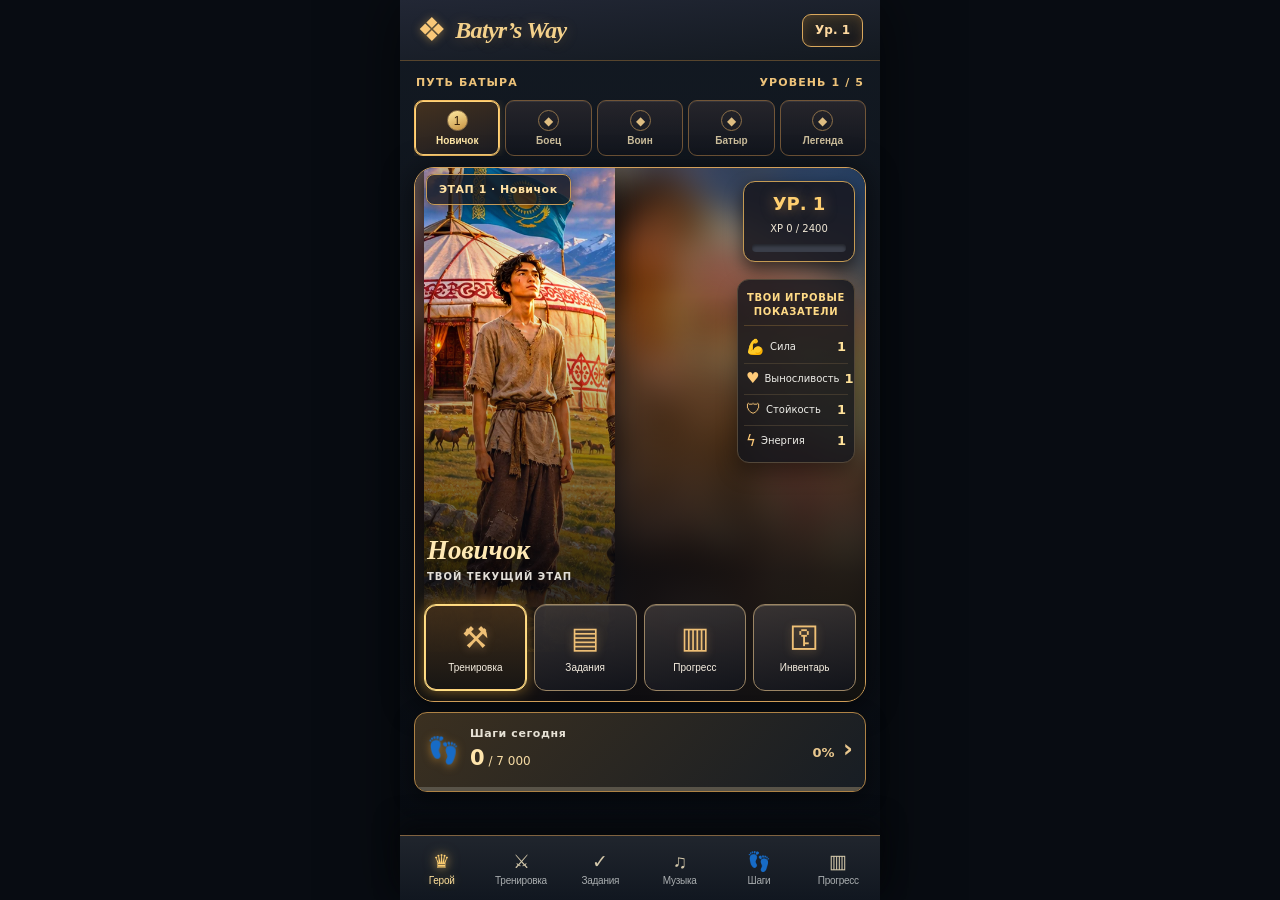
<file: app/src/main/assets/index.html>
<!doctype html><html lang="ru"><head><meta charset="utf-8"><meta name="viewport" content="width=device-width,initial-scale=1,viewport-fit=cover"><meta name="theme-color" content="#0c1117"><title>Batyr’s Way — Путь батыра</title><style>
:root{color-scheme:dark;--bg:#0a0e14;--card:#171c24;--edge:#494034;--gold:#f0c66d;--gold2:#aa7536;--muted:#abb5be;--white:#f5f0e7}*{box-sizing:border-box}html,body{margin:0;min-height:100%;background:#090d12;color:var(--white);font:15px/1.4 system-ui,-apple-system,'Segoe UI',sans-serif}body{background:radial-gradient(ellipse at 50% -10%,#40352a 0,transparent 52%),#090d12}.shell{width:min(100%,480px);min-height:100dvh;margin:auto;background:linear-gradient(180deg,#111923,#0a0e14 45%);box-shadow:0 0 50px #0008;display:flex;flex-direction:column}.top{display:flex;align-items:center;justify-content:space-between;gap:8px;padding:13px 17px 8px}.brand{display:flex;align-items:center;gap:10px;color:var(--gold);font-size:21px;font-family:Georgia,'Times New Roman',serif;font-weight:700}.logo{font-size:26px}.badge{padding:5px 11px;border:1px solid #947444;border-radius:9px;color:var(--gold);font-size:12px;font-weight:700}main{padding:0 13px 28px;flex:1}.heroScene{height:365px;position:relative;overflow:hidden;border:1px solid #655239;border-radius:19px;background:linear-gradient(180deg,#192430,#433c38 62%,#161b1c 100%)}.sky{position:absolute;inset:0;background:radial-gradient(circle at 79% 19%,#f3be7060 0,#dcb37921 12%,transparent 32%)}.mount{position:absolute;left:-10%;width:120%;background:#131b20;bottom:0;clip-path:polygon(0 35%,10% 24%,19% 31%,34% 8%,43% 28%,56% 12%,70% 34%,83% 10%,100% 25%,100% 100%,0 100%)}.mount.a{height:56%;opacity:.7}.mount.b{height:38%;background:#151e22;clip-path:polygon(0 42%,15% 12%,31% 39%,49% 3%,63% 43%,77% 17%,100% 44%,100% 100%,0 100%)}.ground{position:absolute;inset:auto 0 0;height:19%;background:linear-gradient(180deg,#414032,#121815)}.yurt{position:absolute;bottom:18px;left:12px;width:104px;height:70px;opacity:.7}.yurt:before{content:'';position:absolute;width:100%;height:45px;background:#bda878;clip-path:polygon(50% 0,100% 73%,100% 100%,0 100%,0 73%)}.yurt:after{content:'';position:absolute;bottom:0;width:100%;height:33px;background:linear-gradient(90deg,#85755b 0 42%,#2c2421 42% 61%,#85755b 61%);border-radius:4px 4px 15px 15px}.wolf{position:absolute;right:12px;bottom:12px;font-size:48px;filter:grayscale(1) brightness(.7);opacity:.65}.heroArtwork{position:absolute;bottom:-6px;left:50%;transform:translateX(-50%);height:95%;max-width:100%;object-fit:contain;filter:drop-shadow(0 7px 14px #000d)}.sceneText{position:absolute;top:10px;left:12px;padding:7px 10px;border-radius:10px;background:#0d111aab;color:#ffe6ab;font-size:12px;font-weight:700;max-width:60%;z-index:2}.heroStats{display:flex;align-items:center;gap:12px;padding:10px 4px 7px}.lvl{min-width:70px;min-height:69px;border:2px solid var(--gold2);clip-path:polygon(50% 0%,90% 17%,90% 76%,50% 100%,10% 76%,10% 17%);background:#271c13;display:grid;place-content:center;text-align:center;color:var(--gold);font-weight:700;font-size:12px}.lvl b{font-size:21px}.grow{flex:1}.grow strong{color:var(--gold);font-size:14px}.progress{height:9px;background:#34383e;border-radius:20px;overflow:hidden;margin-top:7px}.progress>div{height:100%;background:linear-gradient(90deg,#b88039,#ffe48f);border-radius:20px}.grid{display:grid;grid-template-columns:repeat(2,minmax(0,1fr));gap:9px}.card{border:1px solid var(--edge);border-radius:16px;padding:13px;background:linear-gradient(145deg,#22262b,#131920);margin:10px 0}.card h2{font-size:17px;margin:0 0 8px;color:var(--gold)}.card p{margin:5px 0 12px;color:var(--muted);font-size:13px}.small{font-size:12px;color:var(--muted)}.caps{color:var(--gold);font-size:12px;font-weight:800;letter-spacing:1.3px}.nav{display:flex;position:sticky;bottom:0;z-index:4;background:#0e141b;border-top:1px solid #3a3a38;padding:5px 4px max(7px,env(safe-area-inset-bottom));margin-top:auto}.nav button{flex:1;background:none;border:0;color:#a9adaf;font-size:11px;display:flex;flex-direction:column;gap:2px;align-items:center;justify-content:center;padding:7px 1px;cursor:pointer}.nav button i{font-style:normal;font-size:21px}.nav button.active{color:var(--gold)}.btn{display:block;text-align:center;border:1px solid #c59449;border-radius:12px;padding:12px 11px;font-weight:800;font-size:14px;color:#221810;background:linear-gradient(180deg,#ffe195,#c99643);cursor:pointer;width:100%;min-height:46px}.btn:disabled{opacity:.45;cursor:default}.secondary{background:linear-gradient(180deg,#34363a,#171b23);border-color:#63615a;color:#f5e4bf}.tertiary{background:transparent;color:var(--gold);border-color:#604d32}.row{display:flex;align-items:center;gap:9px}.row .btn{width:auto;flex:1}.field{display:block;width:100%;background:#0c1118;color:white;border:1px solid #71604a;border-radius:9px;padding:11px 10px;font-size:15px;margin:5px 0 11px}label{font-size:12px;color:var(--gold);font-weight:700}.exercise{display:grid;grid-template-columns:1fr auto;gap:12px;align-items:center;padding:12px;background:linear-gradient(120deg,#24272c,#121720);border:1px solid #45403a;border-radius:12px;margin:8px 0}.exercise strong{font-size:16px}.exercise span{color:var(--muted);font-size:12px}.square{width:38px;height:38px;border-radius:10px;display:grid;place-items:center;border:1px solid #9b783a;color:var(--gold);font-size:20px;cursor:pointer;background:#181a20}.checkrow{display:flex;justify-content:space-between;align-items:center;padding:9px 7px;border-bottom:1px solid #3b3630;font-size:13px;gap:5px}.checkrow input{accent-color:#ecb957;transform:scale(1.3)}.title{font-size:23px;font-weight:800;margin:13px 2px 2px}.muted{color:var(--muted)}.counter{font-size:76px;font-weight:900;color:var(--gold);text-align:center;margin:25px auto 8px;line-height:1}.center{text-align:center}.focus{padding-top:13px}.focus figure{height:200px;margin:13px 0 2px;text-align:center;overflow:hidden;display:flex;align-items:center;justify-content:center}.focus .emoji{font-size:100px}.toast{position:fixed;bottom:90px;left:50%;transform:translateX(-50%);background:#282014;color:var(--gold);padding:10px 17px;border-radius:15px;border:1px solid #cead65;display:none;z-index:9;box-shadow:0 5px 20px #0009}.overlay{position:fixed;inset:0;background:#000b;z-index:10;display:flex;align-items:center;justify-content:center;padding:14px}.dialog{width:min(100%,440px);max-height:88vh;overflow:auto;background:#191f28;border:1px solid #ab8846;border-radius:18px;padding:18px}.dialog h2{color:var(--gold);margin:0 0 14px}.miniplayer{display:flex;gap:8px;align-items:center;border:1px solid #534d3e;border-radius:13px;background:#171d23;padding:8px 11px;margin:8px 0;font-size:12px;color:#d4d5d8}.miniplayer button{font:inherit;background:#373024;border:1px solid #7b623a;border-radius:7px;padding:5px 9px;color:var(--gold)}.pill{display:inline-block;padding:4px 8px;border:1px solid #715f39;border-radius:20px;color:var(--gold);font-size:11px}input[type=range]{width:100%;accent-color:var(--gold)}@media(max-width:360px){.brand{font-size:18px}.heroScene{height:330px}}

/* Batyr's Way v0.5 — immersive mobile RPG skin */
:root{--gold:#f7ca75;--gold2:#a77739;--card:#15181e;--edge:#4b4137}
body{background:#080b11}
.shell{background:linear-gradient(180deg,#191f28 0%,#0a0e14 38%,#080b10 100%)}
.top{padding:16px 18px 12px;background:linear-gradient(180deg,#242a33,#161c25)}
.brand{font-size:23px;letter-spacing:.2px;text-shadow:0 1px 14px #e5aa4e44}
.logo{color:#ffda86;text-shadow:0 0 12px #eea83c77}
.badge{background:linear-gradient(145deg,#332b20,#17191c);border:1px solid #d0a457;box-shadow:0 0 12px #ffcc7040}
main{padding:0 16px 25px}
.heroScene{height:420px;border-radius:17px;border:1px solid #836c4d;background:linear-gradient(180deg,#152132,#5c473d 59%,#15171a);box-shadow:0 12px 42px #0009,inset 0 0 24px #0007}
.heroScene:before{content:"";position:absolute;inset:0;pointer-events:none;background:radial-gradient(ellipse at 45% 40%,transparent 25%,#02040755 80%,#020407cf);z-index:1}
.sky{background:radial-gradient(circle at 79% 19%,#fff0bb80 0,#e2b46b27 13%,transparent 33%)}
.heroArtwork{z-index:2;filter:drop-shadow(0 8px 18px #000e);height:96%}
.sceneText{z-index:3;border:1px solid #9e824d;background:#141419cc;letter-spacing:1px;padding:8px 13px}
.wolf{z-index:2;opacity:.92;filter:grayscale(1) brightness(.75) drop-shadow(0 3px 4px #000)}
.yurt{z-index:2}
.heroStats{margin-top:12px;border:1px solid #5e4b30;border-radius:13px;padding:12px;background:linear-gradient(125deg,#251f1b,#121720)}
.lvl{width:75px;height:77px;border:2px solid #f5cb78;background:linear-gradient(160deg,#44321f,#17161b);text-shadow:0 0 15px #d99340}
.grow strong{font-size:17px}
.card{border-color:#484038;background:linear-gradient(145deg,#26262b,#131820 55%,#11151c);box-shadow:0 6px 18px #0006;overflow:hidden}
.card h2{font-weight:750;color:#f8cf7d}
.btn{background:linear-gradient(180deg,#ffe8aa 0%,#e7b75d 51%,#bb8437 100%);border:1px solid #ffda82;border-radius:12px;box-shadow:inset 0 1px #fff8,0 3px 12px #b47b2850;color:#24190c}
.btn.secondary{background:linear-gradient(180deg,#3a3839,#1b2028);border-color:#655847;color:#f3e3c5;box-shadow:none}
.btn.tertiary{background:#17191d;border-color:#6c542e;color:#f5cc7e;box-shadow:none}
.nav{box-shadow:0 -12px 25px #050609c8;background:#111720;border-top:1px solid #655039;padding:9px 4px max(9px,env(safe-area-inset-bottom))}
.nav button.active{color:#ffe094;text-shadow:0 0 10px #ffce6c55}
.nav button i{font-size:23px}
.exercise{background:linear-gradient(115deg,#2b2c31,#171b22);border-color:#63513b;border-radius:14px}
.title{color:#f4e7d0;letter-spacing:.2px;font-weight:800;font-size:24px}
.caps{color:#e9b761}
.field{background:#11141b;border-color:#79623e;padding:13px 11px;border-radius:11px}
.dialog{background:linear-gradient(140deg,#27252a,#151b23);box-shadow:0 20px 90px #000c}
.focus{padding-top:10px}
.focus h1{font-size:28px;margin:32px 0 14px}
.focus figure{height:195px;border-radius:20px;background:radial-gradient(ellipse at 50% 70%,#54443175,transparent 75%),linear-gradient(180deg,#252932,#0b1016)}
.counter{font-size:67px}
.rewardHeader{font-size:25px;font-weight:800;letter-spacing:.3px;color:#f7d598}
.rewardXp{font-size:62px;color:#ffce70;font-weight:900;text-shadow:0 0 28px #e0a74875;margin:20px 0}
.rewardStats{border:1px solid #6a5237;border-radius:15px;background:linear-gradient(160deg,#2c2520,#13171d);padding:15px;margin:24px 0}
.rewardStats div{display:flex;justify-content:space-between;padding:11px 2px;border-bottom:1px solid #4b4134}
.rewardStats div:last-child{border-bottom:0}
.rewardStats b{color:#9ad27a}
.stageLine{display:flex;gap:5px;justify-content:space-between;margin:9px 0 15px}
.stageLine span{display:grid;place-items:center;flex:1;min-width:0;border:1px solid #5d4c31;background:#1e2024;padding:5px 3px;border-radius:8px;color:#aa9d89;font-size:10px;text-align:center}
.stageLine span.on{background:linear-gradient(135deg,#50412b,#251b19);border-color:#e9b75c;color:#ffdc96}
.gameRow{display:flex;gap:9px;margin-top:11px}
.gameRow .card{flex:1;margin:0;padding:13px 8px;text-align:center}
.gameRow strong{font-size:23px;color:#f7ce76}
.gameRow .small{display:block}
</style><link rel="stylesheet" href="v06.css"><link rel="stylesheet" href="v07.css"><link rel="stylesheet" href="v08.css"><link rel="stylesheet" href="v09.css"><link rel="stylesheet" href="v10.css"><link rel="stylesheet" href="v11.css"><link rel="stylesheet" href="v12.css"><link rel="stylesheet" href="v17.css"><link rel="stylesheet" href="v20.css"><link rel="stylesheet" href="v21.css"></head><body><div class="shell"><header class="top"><div class="brand"><span class="logo">♛</span> Batyr’s Way</div><div class="badge" id="lvlHeader">Ур. 1</div></header><main id="main"></main><div id="musicStrip"></div><nav class="nav" id="nav"></nav></div><div id="toast" class="toast"></div><div id="modal"></div>
<script>const HERO_IMAGES=["heroes/novice.webp","heroes/fighter.webp","heroes/warrior.webp","heroes/batyr.webp","heroes/legend.webp"];</script><script>

'use strict';
const $=id=>document.getElementById(id);
const esc=x=>String(x).replace(/[&<>"']/g,ch=>({'&':'&amp;','<':'&lt;','>':'&gt;','"':'&quot;',"'":'&#39;'}[ch]));
const uid=()=>String(Date.now())+Math.random().toString(36).slice(2,7);
const today=()=>new Date().toLocaleDateString('sv-SE');
let storage={};try{storage=JSON.parse(localStorage.getItem('batyrs-way-app-v05')||'{}')}catch(_){}
const state=Object.assign({xp:0,weight:125,goal:100,style:1,view:'hero',previewStage:0,done:{},awarded:{},dayXp:{},finished:{},ex:[{id:'a1',name:'Отжимания',kind:'Повторения',amount:15,sets:1,weight:0},{id:'a2',name:'Приседания',kind:'Повторения',amount:20,sets:2,weight:0},{id:'a3',name:'Планка',kind:'Секунды',amount:30,sets:1,weight:0}]},storage);
let audio=new Audio();audio.preload='none';let audioName='Музыка не выбрана';let session=null;
const save=()=>{try{localStorage.setItem('batyrs-way-app-v05',JSON.stringify(state))}catch(_){}};
let level=()=>1+Math.floor(state.xp/200);
let stage=()=>level()<=10?1:level()<=25?2:level()<=50?3:level()<=75?4:5;
const ranks=['','Новичок','Боец','Воин','Батыр','Легенда'];
const doneKey=(x,i)=>`${today()}/${x.id}/${i}`;
const isDone=(x,i)=>Boolean(state.done[doneKey(x,i)]);
const setsTotal=()=>state.ex.reduce((a,x)=>a+x.sets,0);
const setsDone=()=>state.ex.reduce((a,x)=>a+Array.from({length:x.sets},(_,i)=>isDone(x,i+1)?1:0).reduce((p,q)=>p+q,0),0);
const badge=(msg)=>{const t=$('toast');t.textContent=msg;t.style.display='block';clearTimeout(window.tmo);window.tmo=setTimeout(()=>t.style.display='none',2300)};
const progress=p=>`<div class="progress"><div style="width:${Math.max(0,Math.min(100,p))}%"></div></div>`;
const addXp=x=>{state.xp+=x;save();badge(`+${x} XP • Путь батыра продолжается!`)};
let book=(x,i)=>{let k=doneKey(x,i);state.done[k]=!state.done[k];if(state.done[k]&&!state.awarded[k]){let remaining=Math.max(0,120-(state.dayXp[today()]||0)),reward=Math.min(12,remaining);state.awarded[k]=true;state.dayXp[today()]=(state.dayXp[today()]||0)+reward;addXp(reward)}save();render()};
let finish=()=>{if(setsTotal()===0||setsDone()<setsTotal()){badge('Отметь выполненные подходы');return}if(state.finished[today()]){badge('Сегодня награда уже получена');return}state.finished[today()]=true;addXp(30);state.view='reward';render()};
let heroIndex=()=>{let s=state.previewStage||stage();if(s===1)return 0;if(s===2)return 1;if(s===3)return state.style===1?3:state.style===2?4:2;if(s===4)return state.style===2?4:state.style===0?2:3;return state.style===2?4:3};
const btn=(label,onclick,style='')=>`<button class="btn ${style}" data-action="${onclick}">${label}</button>`;
function mainHero(){let st=state.previewStage||stage();return `<div class="heroScene"><div class="sky"></div><div class="mount a"></div><div class="mount b"></div><div class="ground"></div><div class="yurt"></div><div class="wolf">🐺</div><div class="sceneText">ЭТАП ${st} · ${esc(ranks[st])}</div><img class="heroArtwork" src="${HERO_IMAGES[heroIndex()]}" alt="Персонаж ${esc(ranks[st])}"></div>
<div class="heroStats"><div class="lvl"><small>УР.</small><b>${level()}</b></div><div class="grow"><strong>${esc(ranks[stage()])}</strong><div class="small">${state.xp} XP · до нового уровня ${200-state.xp%200} XP</div>${progress(state.xp%200/2)}</div></div>
<div class="grid"><div class="card"><h2>⚔ Сила</h2><div>${Math.floor(state.xp/40)+1}</div></div><div class="card"><h2>♥ Выносливость</h2><div>${Math.floor(state.xp/55)+1}</div></div></div>
<div class="card"><h2>Продолжить путь</h2><p>Сегодня выполнено ${setsDone()} из ${setsTotal()} подходов</p>${progress(setsTotal()?setsDone()/setsTotal()*100:0)}<div style="height:12px"></div>${btn('Начать тренировку','go-workout')}</div>
<div class="card"><div class="caps">ВЫБОР ОБРАЗА</div><div class="row">${['Атлет','Воин','Аниме'].map((x,i)=>btn(x,`style:${i}`,state.style===i?'':'secondary')).join('')}</div><p>Стиль сохраняется, а тело героя развивается по уровням. На первых уровнях он остаётся худым новичком.</p><div class="small">Посмотреть этап развития (демо, уровень не меняется):</div><input type="range" min="1" max="5" value="${st}" id="stageRange"><div class="center small">Этап ${st} — ${esc(ranks[st])}</div></div>`}
function workout(){return `<div class="title">Моя тренировка</div><div class="muted small">Создавай собственные задания и увеличивай сложность постепенно.</div>
<div class="card"><div class="caps">СЕГОДНЯШНИЙ ПУТЬ</div><h2>${setsDone()} / ${setsTotal()} подходов</h2>${progress(setsTotal()?setsDone()/setsTotal()*100:0)}<p>XP за полноценную тренировку: ${state.dayXp[today()]||0} сегодня</p><div class="row">${btn('＋ Добавить упражнение','add')}${btn('Изменить план','manage','secondary')}</div></div>
${state.ex.length===0?'<div class="card">План пуст. Добавь первое упражнение, например 15 отжиманий.</div>':''}
${state.ex.map((x,idx)=>`<div class="card"><div class="row" style="justify-content:space-between"><div><div class="caps">ЗАДАНИЕ ${idx+1}</div><h2 style="margin-bottom:0">${esc(x.name)}</h2></div><span class="pill">${x.amount} ${x.kind==='Секунды'?'сек.':'раз'} × ${x.sets}</span></div><p>${x.weight?`${x.weight} кг · `:''}${x.kind} · ${x.sets} подходов</p>${Array.from({length:x.sets},(_,i)=>`<label class="checkrow"><span>Подход ${i+1} · ${x.amount} ${x.kind==='Секунды'?'сек.':'повторений'}</span><input type="checkbox" data-action="check:${x.id}:${i+1}" ${isDone(x,i+1)?'checked':''}></label>`).join('')}
<div class="row" style="margin-top:12px">${btn('▶ Начать',`start:${x.id}`)}${btn('✎ Изменить',`edit:${x.id}`,'secondary')}</div></div>`).join('')}
<div class="card">${btn('🏆 Завершить тренировку','finish')}<p>XP выдаётся за полноценную тренировку один раз в день. Перерывы и восстановление тоже важны.</p></div>`}
function quests(){return `<div class="title">Задания</div><div class="card"><div class="caps">ИСПЫТАНИЕ СИЛЫ</div><h2>Заверши тренировку дня</h2><p>Выполнено ${setsDone()} из ${setsTotal()} подходов</p>${progress(setsTotal()?setsDone()/setsTotal()*100:0)}<p>Награда: XP за полноценную тренировку</p>${btn(state.finished[today()]?'Награда получена ✓':'Завершить испытание',state.finished[today()]?'noop':'finish')}</div><div class="card"><h2>Этапы становления</h2>${ranks.slice(1).map((r,i)=>`<div class="checkrow"><span>${i+1}. ${esc(r)}</span><span class="pill">${['1–10','11–25','26–50','51–75','76–100'][i]} ур.</span></div>`).join('')}</div>`}
function music(){return `<div class="title">♫ Музыка</div><div class="card"><h2>Музыка без выхода из игры</h2><p>Выбери свой аудиофайл. Музыка продолжит звучать при переключении игровых экранов.</p><label>Аудиофайл с телефона</label><input class="field" type="file" id="audioFile" accept="audio/*"><label>Прямая HTTPS-ссылка на аудиопоток</label><input id="audioURL" class="field" placeholder="https://.../audio.mp3">${btn('▶ Слушать онлайн','play-url')}<div style="height:8px"></div>${btn('⏯ Пауза / Продолжить','pause','secondary')}<div style="height:8px"></div>${btn('■ Стоп','stop','secondary')}<p>Интеграции Spotify и Apple Music пока нет; для них нужны официальные API и авторизация.</p></div>`}
function progressScreen(){return `<div class="title">Мой прогресс</div><div class="card"><h2>Уровень ${level()} · ${state.xp} XP</h2><p>Текущий ранг — ${esc(ranks[stage()])}</p>${progress(state.xp%200/2)}<p>Выполнено сегодня: ${setsDone()} подходов</p></div><div class="card"><h2>Цели</h2><label>Масса тела, кг</label><input id="weight" class="field" type="number" min="25" max="400" step="0.1" value="${state.weight}"><label>Целевой вес, кг</label><input id="goal" class="field" type="number" min="25" max="400" step="0.1" value="${state.goal}">${btn('Сохранить показатели','save-weight')}</div>`}
function sessionScreen(){const x=state.ex.find(e=>e.id===session?.id);if(!x){state.view='workout';return workout()}return `<div class="focus">${btn('‹ Назад к тренировке','go-workout','secondary')}<div style="height:34px"></div><div class="caps center">ИСПЫТАНИЕ БАТЫРА · ПОДХОД ${session.set} / ${x.sets}</div><h1 class="center">${esc(x.name)}</h1><div class="counter">${session.counter} / ${x.amount}</div><p class="center muted">${x.kind==='Секунды'?'секунд':'повторений'}</p>${progress(session.counter/x.amount*100)}<div style="height:22px"></div>${btn(`＋ ${x.kind==='Секунды'?'1 секунда':'1 повторение'}`,'plus')}<div style="height:9px"></div>${btn('Я выполнил всё','all','secondary')}<div style="height:9px"></div>${btn('✓ Отметить подход выполненным','complete',session.counter>=x.amount?'':'secondary')}<p class="small center">Подтверждай только реально выполненные упражнения.</p></div>`}
function reward(){return `<div class="center" style="padding-top:75px"><div style="font-size:75px">🏆</div><div class="caps">ТРЕНИРОВКА ЗАВЕРШЕНА</div><h1 style="color:var(--gold)">+30 XP</h1><h2>Путь батыра продолжается!</h2><p class="muted">Ты выполнил выбранные задания. Герой стал ещё на шаг ближе к следующему уровню.</p>${btn('Вернуться к герою','go-hero')}</div>`}
function render(){save();$('lvlHeader').textContent='Ур. '+level();const nav=[['hero','♛','Герой'],['workout','⚔','Тренировка'],['quests','✓','Задания'],['music','♫','Музыка'],['steps','👣','Шаги'],['progress','▥','Прогресс']];$('main').innerHTML=({hero:mainHero,workout,quests,music,steps:()=>window.BatyrStepsApp?window.BatyrStepsApp.screen():'<div class="card">Загружаем шагомер...</div>',progress:progressScreen,session:sessionScreen,reward})[state.view]();$('nav').innerHTML=nav.map(([id,icon,label])=>`<button class="${state.view===id?'active':''}" data-action="go-${id}"><i>${icon}</i>${label}</button>`).join('');$('musicStrip').innerHTML=audio.src?`<div class="miniplayer"><span>♫</span><span style="flex:1">${esc(audioName)}</span><button data-action="pause">⏯</button></div>`:'';const range=$('stageRange');if(range)range.oninput=()=>{state.previewStage=+range.value;render()};const picker=$('audioFile');if(picker)picker.onchange=()=>{if(picker.files[0]){audio.src=URL.createObjectURL(picker.files[0]);audioName=picker.files[0].name;audio.play().catch(()=>badge('Нажми воспроизведение'));render()}}}
function form(x){let edit=Boolean(x);x=x||{id:uid(),name:'',kind:'Повторения',amount:15,sets:1,weight:0};$('modal').innerHTML=`<div class="overlay" id="overlay"><div class="dialog"><h2>${edit?'Изменить упражнение':'Новое испытание'}</h2><form id="exerciseForm"><label>Название</label><input id="exName" maxlength="70" class="field" required placeholder="Например: отжимания" value="${esc(x.name)}"><label>Тип задания</label><select id="exKind" class="field"><option ${x.kind==='Повторения'?'selected':''}>Повторения</option><option ${x.kind==='Секунды'?'selected':''}>Секунды</option></select><label>Что тренирует упражнение?</label><select id="exCategory" class="field"><option value="auto" ${!x.category||x.category==='auto'?'selected':''}>Определять автоматически</option><option value="strength" ${x.category==='strength'?'selected':''}>💪 Сила — штанга, гантели, отжимания</option><option value="cardio" ${x.category==='cardio'?'selected':''}>❤️ Выносливость — бег, ходьба, велосипед</option><option value="stability" ${x.category==='stability'?'selected':''}>🛡 Стойкость — планка, удержания, статика</option><option value="mixed" ${x.category==='mixed'?'selected':''}>⚡ Смешанная — круговая, функциональная</option></select><p class="small">Категорию можно исправить вручную, если приложение определило её неверно.</p><label>Сколько раз / секунд</label><input id="exAmount" class="field" required type="number" min="1" max="10000" value="${x.amount}"><label>Подходов</label><input id="exSets" class="field" required type="number" min="1" max="12" value="${x.sets}"><label>Вес снаряда, кг (необязательно)</label><input id="exWeight" class="field" type="number" step="0.5" min="0" max="1000" value="${x.weight}"><button type="submit" class="btn">Сохранить</button></form><div style="height:8px"></div>${edit?btn('Удалить упражнение',`delete:${x.id}`,'secondary'):btn('Выбрать из библиотеки','presets','secondary')}<div style="height:8px"></div>${btn('Отмена','close','tertiary')}</div></div>`;const f=$('exerciseForm');f.onsubmit=e=>{e.preventDefault();const name=$('exName').value.trim(),amount=+$('exAmount').value,sets=+$('exSets').value,weight=+$('exWeight').value||0;if(!name||amount<1||amount>10000||sets<1||sets>12||weight<0){badge('Проверь значения');return}let obj={id:x.id,name,kind:$('exKind').value,amount,sets,weight,category:$('exCategory').value};let k=state.ex.findIndex(v=>v.id===x.id);if(k<0)state.ex.push(obj);else state.ex[k]=obj;close();state.view='workout';render()}}
function presets(){const list=[['Отжимания',15,'Повторения'],['Приседания',20,'Повторения'],['Подтягивания',5,'Повторения'],['Жим лёжа',10,'Повторения'],['Становая тяга',8,'Повторения'],['Планка',30,'Секунды'],['Велотренажёр',600,'Секунды'],['Ходьба',900,'Секунды']];$('modal').innerHTML=`<div class="overlay"><div class="dialog"><h2>Библиотека упражнений</h2>${list.map((x,i)=>`<div class="exercise"><div><strong>${x[0]}</strong><br><span>${x[1]} ${x[2]==='Секунды'?'сек.':'раз'}</span></div><button class="square" data-action="preset:${i}">＋</button></div>`).join('')}${btn('Закрыть','close','secondary')}</div></div>`;window.presetsList=list}
function close(){$('modal').innerHTML=''}
document.addEventListener('click',e=>{let target=e.target.closest('[data-action]');if(!target)return;const [key,v,i]=target.dataset.action.split(':');if(key==='go-hero'||key==='go-workout'||key==='go-quests'||key==='go-music'||key==='go-progress'){state.view=key.slice(3);render();return}switch(key){case 'style':state.style=+v;state.previewStage=0;render();break;case 'add':form();break;case 'edit':form(state.ex.find(x=>x.id===v));break;case 'check':book(state.ex.find(x=>x.id===v),+i);break;case 'manage':presets();break;case 'start':{let x=state.ex.find(y=>y.id===v),n=Array.from({length:x.sets},(_,idx)=>idx+1).find(z=>!isDone(x,z))||1;session={id:v,set:n,counter:0};state.view='session';render();break}case 'plus':{let x=state.ex.find(y=>y.id===session.id);session.counter=Math.min(x.amount,session.counter+1);render();break}case 'all':{let x=state.ex.find(y=>y.id===session.id);session.counter=x.amount;render();break}case 'complete':{let x=state.ex.find(y=>y.id===session.id);if(session.counter<x.amount){badge('Сначала закончи упражнение');return}if(!isDone(x,session.set))book(x,session.set);state.view='workout';render();break}case 'finish':finish();break;case 'save-weight':{let w=+$('weight').value,g=+$('goal').value;if(!(w>=25&&w<=400&&g>=25&&g<=400)){badge('Проверь вес');return}state.weight=w;state.goal=g;save();badge('Показатели сохранены');render();break}case 'play-url':{let u=$('audioURL').value.trim();if(!u.startsWith('https://')){badge('Нужна прямая HTTPS-ссылка');return}audio.src=u;audioName='Интернет-аудио';audio.play().catch(()=>badge('Не удалось открыть поток'));render();break}case 'pause':audio.paused?audio.play().catch(()=>badge('Не удалось воспроизвести')):audio.pause();break;case 'stop':audio.pause();audio.removeAttribute('src');audioName='Музыка не выбрана';render();break;case 'close':close();break;case 'presets':presets();break;case 'preset':{let [name,amount,kind]=window.presetsList[+v];form({id:uid(),name,amount,kind,sets:1,weight:0});break}case 'delete':{state.ex=state.ex.filter(x=>x.id!==v);close();render();break}case 'noop':break;}});
render();

</script><script>
(function() {
  const prevHero=mainHero;
  mainHero=function(){
    let out=prevHero();
    const stages=['Новичок','Развитие','Сила','Атлет','Легенда'];
    const line='<div class="stageLine">'+stages.map((name,index)=>'<span class="'+((index+1)===stage()?'on':'')+'">'+(index+1)+'. '+name+'</span>').join('')+'</div>';
    out=line+out;
    out=out.replace('<div class="grid">','<div class="gameRow">');
    out=out.replace('<div class="card"><h2>Продолжить путь</h2>', '<div class="card"><h2>⚔ Сегодняшнее испытание</h2>');
    return out;
  };
  const oldWorkout=workout;
  workout=function(){
    let out=oldWorkout();
    out=out.replace('<div class="title">Моя тренировка</div>',
      '<div class="title">⚔ Мои тренировки</div><div class="row" style="margin:12px 0"><button class="btn" data-action="go-workout">Мои упражнения</button><button class="btn secondary" data-action="presets">Библиотека</button></div>');
    return out;
  };
  reward=function(){
    return '<div style="padding-top:48px;text-align:center"><div style="font-size:65px">🏆</div><div class="rewardHeader">ТРЕНИРОВКА ЗАВЕРШЕНА!</div><div class="rewardXp">+30 XP</div><div class="muted">Дополнительная награда за тренировку</div><div class="rewardStats"><div>💪 Сила <b>+1</b></div><div>❤️ Выносливость <b>+1</b></div><div>🛡️ Стойкость <b>+1</b></div><div>⚡ Энергия <b>+1</b></div></div><div style="text-align:left"><span class="caps">ПУТЬ К НОВОМУ УРОВНЮ</span><p>'+level()+' уровень · '+state.xp+' XP</p>'+progress(state.xp%200/2)+'</div><div style="height:25px"></div>'+btn('Продолжить путь','go-hero')+'</div>';
  };
  window.importNativeData=function(old) {
    if(localStorage.getItem('batyrs-way-native-imported-v05')) return;
    try {
      if(old && old.hasXp) state.xp=Math.max(0,Number(old.xp)||0);
      if(old && old.hasExercises && Array.isArray(old.exercises)) {
        state.ex=old.exercises.filter(x=>x.id&&x.name).map(x=>({
          id:String(x.id),name:String(x.name),kind:x.type==='Секунды'?'Секунды':'Повторения',
          amount:Math.max(1,Number(x.amount)||1),sets:Math.max(1,Number(x.sets)||1),weight:Number(x.weight)||0
        }));
      }
      if(old&&old.hasWeight) state.weight=Number(old.weight)||125;
      if(old&&old.hasGoal) state.goal=Number(old.goal)||100;
      if(old&&old.done) Object.assign(state.done,old.done);
      if(old&&old.awarded) Object.assign(state.awarded,old.awarded);
      if(old&&old.dayXp) Object.assign(state.dayXp,old.dayXp);
      if(old&&old.finished) Object.assign(state.finished,old.finished);
    } catch(e){console.warn('Migration skipped',e)}
    localStorage.setItem('batyrs-way-native-imported-v05','1');
    save();render();
  };
  window.handleHardwareBack=function(){
    if(document.getElementById('modal').innerHTML){close();return true}
    if(state.view==='session'||state.view==='reward'){state.view='workout';render();return true}
    if(state.view!=='hero'){state.view='hero';render();return true}
    return false;
  };
  render();
})();
</script><script src="v06.js"></script><script src="v07.js"></script><script src="v08.js"></script><script src="v09.js"></script><script src="v10.js"></script><script src="v11.js"></script><script src="v12.js"></script><script src="v17.js"></script><script src="v20.js"></script></body></html>
</file>
<file: app/src/main/assets/v06.css>
/* RPG polish v0.6 */
.rpg-heading{display:flex;align-items:center;justify-content:space-between;color:#e4b66f;font-size:11px;font-weight:900;letter-spacing:1.3px;padding:10px 2px 7px}
.rpg-chapters{display:flex;gap:5px;margin:0 0 11px}
.rpg-chapter{appearance:none;min-width:0;flex:1;border:1px solid #57462d;border-radius:9px;background:linear-gradient(145deg,#22252e,#141820);color:#b8afa3;padding:7px 1px 8px;display:flex;flex-direction:column;align-items:center;gap:3px;cursor:pointer}
.rpg-chapter b{width:24px;height:24px;border-radius:50%;display:grid;place-items:center;border:1px solid #80653e;font-size:12px}
.rpg-chapter span{font-size:10px;letter-spacing:-.35px;white-space:nowrap}
.rpg-chapter.selected{background:linear-gradient(160deg,#64472d,#201c1e);box-shadow:inset 0 0 0 1px #e2b95a,0 0 14px #a86d284d;color:#ffdf99}
.rpg-chapter.unlocked b{background:#af854b;color:#11151b}
.rpg-scene{box-shadow:0 12px 28px #000b,inset 0 0 35px #17100640}
.rpg-scene .rpg-stars{position:absolute;inset:0;background-image:radial-gradient(circle,#ffe0a4 1px,transparent 1.6px),radial-gradient(circle,#efc27e 1px,transparent 1.6px);background-size:53px 71px,89px 122px;background-position:7px 11px,30px 53px;opacity:.16;z-index:0}
.rpg-scene .rpg-sun{position:absolute;right:11%;top:15%;width:112px;height:112px;border-radius:50%;background:radial-gradient(circle at 35% 35%,#f9e7bc,#e0ab69 48%,#7d513899 67%,transparent 70%);box-shadow:0 0 40px #e5aa6e50;opacity:.5}
.rpg-scene .heroArtwork{z-index:2;animation:rpg-arrive .55s ease both}
.chapter-notice{background:#33251bd9;border:1px solid #78613d;border-radius:9px;text-align:center;font-size:11px;padding:7px;margin-top:8px;color:#ffcf86}
.chapter-notice.live{background:#14261ddd;border-color:#507355;color:#abd78b}
.rpg-workout-summary{display:flex;gap:8px;margin:10px 0 15px}
.rpg-workout-summary>div{flex:1;text-align:center;background:linear-gradient(150deg,#2a2523,#141820);border:1px solid #6b5338;padding:10px 3px;border-radius:11px}
.rpg-workout-summary strong{color:#f5d184;font-size:21px;display:block}
.rpg-workout-summary small{display:block;color:#aba7a4;font-size:10px}
.rpg-gallery h2{margin-top:5px}
.rpg-gallery-grid{display:grid;grid-template-columns:repeat(2,minmax(0,1fr));gap:8px}
.gallery-item{border:1px solid #6b563b;background:linear-gradient(180deg,#2c2b2c,#10151a);color:#eee1c7;border-radius:12px;padding:9px 4px;display:flex;flex-direction:column;align-items:center;gap:4px;cursor:pointer}
.gallery-picture{width:100%;height:137px;border-radius:8px;overflow:hidden;display:flex;align-items:flex-end;justify-content:center;background:radial-gradient(ellipse at center,#4b3a2a,#14191f 65%)}
.gallery-picture img{height:126px;width:100%;object-fit:contain;object-position:center bottom}
.gallery-item.locked .gallery-picture img{filter:grayscale(1) brightness(.55)}
.gallery-item.unlocked{border-color:#bb8f4c;box-shadow:inset 0 0 8px #ffd98a12}
.gallery-item strong{font-size:13px}
.gallery-item small{color:#b0a898;font-size:11px}
.rpg-week{display:grid;grid-template-columns:repeat(7,minmax(0,1fr));gap:3px;margin:12px 0}
.rpg-day{display:flex;flex-direction:column;align-items:center;gap:7px;padding:9px 1px;border:1px solid #51473a;border-radius:9px;background:#181a1f}
.rpg-day b{font-size:20px;color:#847e78}
.rpg-day span,.rpg-day small{font-size:10px;color:#c5b9a5}
.rpg-day.done{background:#283622;border-color:#94a85e}.rpg-day.done b{color:#b4d67b}
.rpg-demo{height:224px!important;display:flex;align-items:center;justify-content:center;flex-direction:column;gap:4px;background:radial-gradient(ellipse at center,#503b2650,#0b1017 77%)!important;margin:12px 0!important;border:1px solid #514331}
.rpg-demo figcaption{font-size:11px;color:#a69a86}
.rpg-movement{width:100%;height:188px}
.rpg-figure{fill:none;stroke:#f2cb83;stroke-width:11;stroke-linecap:round;stroke-linejoin:round;filter:drop-shadow(0 3px 8px #ecaa4c80)}
.rpg-figure circle{fill:#c99358;stroke:#f1d19e;stroke-width:5}
.rpg-figure .rpg-bar{stroke:#c7c1ae;stroke-width:7}
.rpg-floor{fill:none;stroke:#5d584f;stroke-width:3}
.rpg-movement.pushup .rpg-moving{animation:rpg-pushup 2.3s ease-in-out infinite}
.rpg-movement.squat .rpg-moving{animation:rpg-squat 2.3s ease-in-out infinite}
.rpg-movement.pullup .rpg-moving{animation:rpg-pullup 2.5s ease-in-out infinite}
.rpg-movement.walk .rpg-moving{animation:rpg-walk 1.2s ease-in-out infinite}
.rpg-movement.strength .rpg-moving{animation:rpg-strength 1.8s ease-in-out infinite}
@keyframes rpg-pushup{0%,100%{transform:translateY(0)}50%{transform:translateY(22px)}}
@keyframes rpg-squat{0%,100%{transform:translateY(0) scaleY(1);transform-origin:center 170px}50%{transform:translateY(27px) scaleY(.76);transform-origin:center 170px}}
@keyframes rpg-pullup{0%,100%{transform:translateY(8px)}50%{transform:translateY(-22px)}}
@keyframes rpg-walk{0%,100%{transform:translateX(-12px)}50%{transform:translateX(12px)}}
@keyframes rpg-strength{0%,100%{transform:translateY(4px)}50%{transform:translateY(-12px)}}
@keyframes rpg-arrive{from{opacity:.5;filter:blur(4px)}to{opacity:1;filter:blur(0)}}
@media(prefers-reduced-motion:reduce){.rpg-moving,.rpg-scene .heroArtwork{animation:none!important}}
</file>
<file: app/src/main/assets/v07.css>
/* Batyr's Way v0.7: clear and achievable passing criteria */
.pass-card,.pass-card p{line-height:1.5}
.pass-row{display:flex;justify-content:space-between;align-items:center;gap:14px;padding:11px 2px;border-bottom:1px solid #504532}
.pass-row:last-of-type{border-bottom:none}
.pass-row span{font-size:13px;color:#d0c5b5;flex:1}
.pass-row b{font-size:13px;color:#ffd485;text-align:right}
.reward-page{padding:45px 0 15px;text-align:center}
.reward-symbol{font-size:64px;margin-bottom:14px}
.reward-level{padding:14px;border:1px solid #cd9950;background:#322719;color:#ffe09c;border-radius:11px;margin:19px 0;font-size:17px;font-weight:800}
.rpg-gallery .gallery-item.locked .gallery-picture img{opacity:.8}
.rpg-workout-summary strong{font-variant-numeric:tabular-nums}
</file>
<file: app/src/main/assets/v08.css>
/* Music library v0.8, consistent with Batyr's Way gold-on-charcoal RPG theme */
.ml-feature{background:linear-gradient(135deg,#29241f,#171b24 58%);border-color:#ab8148;box-shadow:0 7px 22px #0007}
.ml-feature h2{font-size:20px}
.ml-feature p{line-height:1.5;margin-bottom:17px}
.ml-status{color:#a9c891;font-size:12px;margin-top:12px;min-height:18px}
.ml-status.ml-error{color:#e5a18e}
.ml-title{display:flex;align-items:center;justify-content:space-between}
.ml-title span{font-size:24px;color:#e8bb66}
.ml-list{display:flex;flex-direction:column;gap:7px;margin-top:10px}
.ml-track{border:1px solid #5d4d37;border-radius:12px;display:flex;align-items:center;gap:8px;padding:9px 8px;background:linear-gradient(140deg,#26282b,#161b23);min-height:68px}
.ml-play{background:linear-gradient(150deg,#ffdda1,#c58b3b);border:1px solid #ffd888;color:#242018;font-size:18px;min-width:39px;height:39px;border-radius:50%;cursor:pointer}
.ml-track-info{flex:1;min-width:0;display:flex;flex-direction:column;gap:3px}
.ml-track-info strong{color:#f4ede1;font-size:14px;overflow:hidden;text-overflow:ellipsis;white-space:nowrap}
.ml-track-info small{color:#a9abb0;font-size:10px}
.ml-icon{font-size:19px;background:#24272a;border:1px solid #584b3a;color:#e9c480;border-radius:9px;min-width:33px;min-height:36px;cursor:pointer}
.ml-icon.ml-delete{color:#f0a398}
.ml-empty{text-align:center;color:#c5bdaf;padding:28px 12px;line-height:1.5}
.ml-empty p{font-size:12px;margin-top:7px}
.ml-mini{display:flex;align-items:center;padding:10px 13px;gap:10px;background:#28221b;border-top:1px solid #a77d42}
.ml-now{flex:1;min-width:0;white-space:nowrap;overflow:hidden;text-overflow:ellipsis;color:#f0d8a5}
.ml-mini button{border:1px solid #bd9455;border-radius:8px;color:#f8d68a;background:#22252b;min-width:33px;min-height:33px}

/* Five unified steppe heroes. The final illustration contains a real wolf. */
.heroScene .heroArtwork{object-fit:contain;object-position:center bottom;mix-blend-mode:lighten}
.heroScene .wolf{display:none}
.gallery-picture img{mix-blend-mode:lighten}
</file>
<file: app/src/main/assets/v09.css>
/* Batyr's Way 0.9 — visual fidelity with user-approved four-screen game mockup. */
:root{--gold:#ffd27e;--gold2:#c18c43;--edge:#8f703e;--white:#f8f2e9;--muted:#b1b7bf}
html,body{background:#080c12;color:#f5f1e9;font-family:system-ui,-apple-system,'Segoe UI',Roboto,sans-serif}
.shell{background:linear-gradient(180deg,#131a23,#0c1017 56%,#070b11);box-shadow:0 0 60px #0009;max-width:480px}
.top{padding:14px 17px 13px;border-bottom:1px solid #57452d;background:linear-gradient(175deg,#222735,#131920)}
.brand{color:#f4d18b;font:italic 700 24px Georgia,serif;display:flex;align-items:center;letter-spacing:-.7px;gap:9px}
.v9-brand-mark{font:normal 33px Georgia;color:#f9c878;line-height:1;text-shadow:0 1px 8px #ddac4e8a}
.badge{border:1px solid #d9a85d;color:#ffdaa1;background:linear-gradient(170deg,#373126,#12141b);padding:7px 12px;box-shadow:inset 0 0 10px #805a2c66}
main{padding:0 14px 24px}
.v9-chapters-heading{display:flex;justify-content:space-between;align-items:center;padding:14px 2px 10px;color:#eec37a;font-size:11px;letter-spacing:1.1px;font-weight:850}
.v9-chapters{display:flex;gap:5px;overflow-x:auto;scrollbar-width:none;margin:0 0 11px}.v9-chapters::-webkit-scrollbar{display:none}
.v9-chapter{min-width:0;flex:1;border:1px solid #725638;background:linear-gradient(180deg,#26252b,#11151d);border-radius:9px;padding:9px 1px;color:#cbbd9b;display:flex;flex-direction:column;gap:4px;align-items:center;justify-content:center;box-shadow:inset 0 1px #ffffff12;cursor:pointer}
.v9-chapter b{font-size:10px;white-space:nowrap}.v9-stage-index{font-size:12px;border:1px solid #8e7149;border-radius:999px;width:21px;height:21px;display:grid;place-items:center;color:#debd81}
.v9-chapter.current{border:1px solid #f7bf62;color:#ffe7a8;box-shadow:inset 0 0 0 1px #ffd47a,0 0 10px #efb65333;background:linear-gradient(160deg,#45321f,#1b1c23)}
.v9-chapter.current .v9-stage-index{background:linear-gradient(160deg,#ffe9a0,#c59142);color:#35200b}
.v9-hero-stage{position:relative;height:555px;border:1px solid #d3a05a;border-radius:20px;overflow:hidden;background:#1a2632;box-shadow:0 4px 30px #0009,inset 0 0 15px #0006;isolation:isolate}
.v9-stage-back{position:absolute;inset:-8px;background-size:cover;background-position:center 30%;filter:blur(13px) saturate(1.2) brightness(.7);transform:scale(1.08);z-index:-3}
.v9-hero-stage:before{content:"";position:absolute;inset:0;background:linear-gradient(180deg,#101a2840 0%,#06090f00 24%,#080b11cc 76%,#090b10eb 100%);z-index:1;pointer-events:none}
.v9-stage-art{position:absolute;bottom:49px;left:2%;height:92%;width:auto;max-width:76%;object-fit:contain;object-position:center bottom;filter:drop-shadow(0 8px 14px #080a0bbb) saturate(1.12) contrast(1.025);z-index:0}
.v9-stage-topline{position:absolute;left:11px;top:10px;z-index:3}.v9-stage-ribbon{font-size:11px;font-weight:850;letter-spacing:.5px;color:#ffe1a3;border:1px solid #c59a58;background:#161820ce;border-radius:8px;padding:8px 12px;box-shadow:0 4px 13px #0007}
.v9-hero-level{position:absolute;right:10px;top:13px;width:112px;border:1px solid #c49a53;background:#181820dc;padding:9px 8px;border-radius:12px;z-index:2;text-align:center;box-shadow:0 8px 17px #0009}
.v9-hero-level>b{font-size:18px;color:#ffcf70;display:block;text-shadow:0 0 14px #fcb45780}.v9-hero-level>span{font-size:10px;color:#f0e7d5;display:block;margin:5px 0 8px;white-space:nowrap}
.v9-meter{width:100%;height:8px;border-radius:15px;overflow:hidden;background:#3a3e49;box-shadow:inset 0 2px 3px #0006}
.v9-meter>div{height:100%;border-radius:15px;background:linear-gradient(90deg,#f4a93b,#ffe08b);box-shadow:0 0 12px #f7c04a88}
.v9-hero-stats{position:absolute;right:10px;top:111px;z-index:2;width:118px;border:1px solid #534739;background:#11141bc9;border-radius:12px;padding:6px 6px;box-shadow:0 10px 20px #0006}
.v9-stat{display:flex;align-items:center;gap:5px;padding:6px 2px;color:#efeee9;font-size:10px;border-bottom:1px solid #514535a8}.v9-stat:last-child{border-bottom:0}.v9-stat-icon{font-size:15px;color:#ffcb79;line-height:1}.v9-stat b{margin-left:auto;color:#ffe29a;font-size:13px}
.v9-landscape-label{z-index:2;position:absolute;left:12px;bottom:117px;display:flex;flex-direction:column;gap:4px;text-shadow:0 2px 12px #030405;max-width:85%}.v9-landscape-label b{font:bold italic 27px Georgia,serif;color:#ffe9b4;text-shadow:0 0 14px #000}.v9-landscape-label span{font-size:10px;letter-spacing:1px;font-weight:800;color:#e2ded7}
.v9-action-underlay{position:absolute;z-index:4;bottom:10px;left:9px;right:9px}
.v9-action-grid{display:grid;grid-template-columns:repeat(4,minmax(0,1fr));gap:7px}
.v9-action{min-width:0;min-height:87px;border-radius:12px;border:1px solid #9b8564;background:linear-gradient(170deg,#3c3737dd,#12141be8);color:#f6eee0;display:flex;flex-direction:column;align-items:center;justify-content:center;gap:9px;box-shadow:inset 0 1px #f6e2ae42;cursor:pointer}.v9-action span{font-size:30px;line-height:1;color:#efc076;text-shadow:0 2px 8px #f3bd7260}.v9-action small{font-size:10px;white-space:nowrap}.v9-action.chosen{border:1px solid #ffe085;box-shadow:0 0 15px #fbb33c7d,inset 0 0 0 1px #ffd57e;background:linear-gradient(180deg,#44301be6,#181614ef)}
.v9-quest-strip{border:1px solid #67543c;border-radius:14px;margin-top:12px;padding:12px 10px;background:linear-gradient(130deg,#30251b,#1b1c23);display:flex;align-items:center;gap:11px}
.v9-quest-mark{font-size:27px;color:#ffcd73}.v9-quest-strip div{flex:1;display:flex;flex-direction:column;gap:4px}.v9-quest-strip b{font-size:13px;color:#f7d493}.v9-quest-strip small{font-size:10px;color:#d2c7b1}.v9-quest-strip button{border:1px solid #ffd67d;color:#2e1c08;border-radius:9px;padding:9px 12px;background:linear-gradient(#ffe5a0,#bd863f);font-size:12px;font-weight:800}
.v9-panel{border:1px solid #655139;border-radius:15px;padding:16px 14px;margin-top:11px;background:linear-gradient(140deg,#262427,#12171e);box-shadow:0 4px 15px #0005}.v9-panel-heading{font-size:15px;font-weight:750;color:#f1c976;margin-bottom:10px}.v9-panel p{font-size:12px;color:#c3b9a7;line-height:1.5}
.v9-space-between{display:flex;justify-content:space-between;gap:5px;align-items:center;color:#c9c8c7;font-size:11px;margin-bottom:10px}.v9-space-between strong,.v9-space-between b{color:#ffe3a0}
.v9-portrait-gallery{display:grid;grid-template-columns:repeat(5,1fr);gap:5px}.v9-portrait-gallery button{padding:4px 2px 7px;border:1px solid #5d5548;background:#181a20;border-radius:8px;display:flex;flex-direction:column;align-items:center;gap:3px;color:#cbbd9b;min-width:0}.v9-portrait-gallery button.selected{border-color:#f6c677;box-shadow:0 0 6px #a9834468}.v9-portrait-gallery img{height:91px;width:100%;object-fit:cover;object-position:center 20%;border-radius:5px}.v9-portrait-gallery b{font-size:10px}.v9-portrait-gallery small{font-size:8px}
/* Training screen */
.v9-page-head{display:flex;align-items:center;justify-content:space-between;gap:10px;padding:19px 3px 11px}.v9-page-head button{border:none;background:transparent;color:#eadcbf;font-size:31px;line-height:1;min-width:35px}.v9-page-head h1{margin:0;text-align:center;flex:1;font-size:20px;font-weight:750;color:#f1f0f1}.v9-page-head>span{color:#eec778;min-width:30px;font-size:23px}
.v9-tabs{display:flex;border:1px solid #5f6269;border-radius:11px;background:#252930;padding:3px;margin:8px 0 13px}.v9-tabs button{flex:1;min-height:35px;border:0;border-radius:9px;background:transparent;color:#dedcdb;font-size:13px}.v9-tabs .selected{background:linear-gradient(180deg,#ffe5a0,#d69d4b);font-weight:800;color:#2e1f10;box-shadow:0 2px 12px #da9f4b66}
.v9-workout-progress{border:1px solid #5a5247;background:linear-gradient(160deg,#292727,#161a20);padding:12px;border-radius:12px;margin:0 0 12px}.v9-workout-progress>div:first-child{display:flex;justify-content:space-between;gap:12px;font-size:12px;padding-bottom:9px}.v9-workout-progress b{color:#f2c77b}.v9-workout-progress span{color:#c6c0b8}
.v9-exercises{display:flex;flex-direction:column;gap:8px}
.v9-exercise{border:1px solid #4e5056;background:linear-gradient(160deg,#2a2b2e,#1c2026);border-radius:12px;padding:10px 8px;box-shadow:0 3px 10px #0005}
.v9-ex-main{display:flex;gap:7px;align-items:center;min-width:0}.v9-ex-visual{flex:none;width:58px;height:57px;display:grid;place-items:center;background:radial-gradient(ellipse at bottom,#70502e,#242a2e 70%);border-radius:10px}.v9-ex-visual span{font-size:31px;color:#e4b676}.v9-ex-text{min-width:0;flex:1}.v9-ex-text strong{font-size:14px;color:#eee6da;display:block;white-space:nowrap;overflow:hidden;text-overflow:ellipsis}.v9-ex-text small{font-size:10px;color:#b7b7bc;display:block;margin-top:5px}
.v9-amount-adjust{flex:none;border:1px solid #997447;color:#ffcb76;background:#23252a;border-radius:8px;width:28px;height:30px;font-size:20px}.v9-reps{font-size:16px;font-weight:800;color:#f3d08a;min-width:24px;text-align:center}.v9-reps small{display:block;font-size:9px;color:#b4ada7}
.v9-ex-footer{display:flex;align-items:center;justify-content:space-between;margin-top:6px;gap:8px}.v9-ex-footer>button{border:0;background:transparent;color:#dbb975;font-size:11px}
.v9-sets{display:flex;flex-wrap:wrap;gap:9px}.v9-set-check{color:#d4ccbe;font-weight:500;display:flex;align-items:center;gap:3px;font-size:10px}.v9-set-check input{accent-color:#f3c15d;transform:scale(1)}
.v9-empty{padding:26px;text-align:center;border:1px solid #594b36;border-radius:12px;color:#d7c7ab}
.v9-add-ex{margin:13px 0 10px;min-height:47px;width:100%;background:linear-gradient(#30333a,#171b22);color:#f0e8dd;font-size:14px;border:1px solid #877052;border-radius:11px}
.v9-primary-cta{width:100%;border:1px solid #ffe3a2;border-radius:15px;min-height:57px;background:linear-gradient(180deg,#ffe5a6,#eabd6d 55%,#b97827);box-shadow:inset 0 2px #fff8,0 6px 24px #e09c3f63;color:#311f0a;font-size:17px;font-weight:850;cursor:pointer}
.v9-primary-secondary{margin-top:12px;min-height:45px;border-radius:11px;border:1px solid #8d6e42;background:linear-gradient(150deg,#342d29,#1b1e26);color:#f1cd89;width:100%;font-size:13px}
.v9-guidance{font-size:11px;line-height:1.45;color:#9caaa9;text-align:center;margin:14px 7px}
/* Session */
.v9-session-steps{display:flex;gap:9px;justify-content:center;margin:8px 0 25px}.v9-session-steps span{height:9px;width:74px;max-width:25%;border-radius:14px;background:#343a44}.v9-session-steps .active{background:#fac452;box-shadow:0 0 12px #f4bb4a}
.v9-session-main{padding:6px 1px;text-align:center}.v9-session-meta{color:#ecbf6f;font-size:12px;letter-spacing:1.5px;font-weight:850}.v9-session-main h2{font-size:28px;margin:18px 0 1px;color:#f4f2ef}.v9-session-target{font-size:22px;color:#f5e4c8;margin:0 0 23px;font-weight:700}
.v9-session-figure{height:275px;border-radius:16px;border:1px solid #5d4b37;position:relative;display:grid;place-items:center;background:linear-gradient(180deg,#242734,#11161b);overflow:hidden;box-shadow:inset 0 0 18px #0008}
.v9-action-illustration{width:100%;height:100%;object-fit:cover;object-position:center}
.v9-exercise-icon{display:flex;align-items:center;flex-direction:column;gap:20px}.v9-exercise-icon>span{font-size:125px;color:#f4c66d;text-shadow:0 0 30px #aa8b567b}.v9-exercise-icon small{color:#d4b780}
.v9-session-counter{font-size:59px;font-weight:900;color:#ffe1a5;margin:17px 0 4px}.v9-session-counter span{color:#aeb5c2;font-size:39px}
.v9-counter-actions{display:flex;gap:9px;margin:15px 0}.v9-counter-actions button{flex:1;border:1px solid #75634f;color:#d1c7af;border-radius:10px;padding:10px 7px;background:#24262b;font-size:12px}
.v9-session-controls{display:flex;justify-content:space-around;align-items:center;margin:18px 0 8px}.v9-session-controls button{border:1px solid #767373;background:linear-gradient(#44434a,#242730);border-radius:50%;width:67px;height:67px;color:white;display:flex;flex-direction:column;align-items:center;justify-content:center;gap:4px;font-size:28px}.v9-session-controls small{font-size:10px;position:absolute;transform:translateY(57px)}.v9-session-controls .v9-done{width:114px;height:114px;background:linear-gradient(155deg,#ffe68c,#ffb32d 60%,#b97a23);border:2px solid #ffe58c;color:#502807;font-size:51px;box-shadow:0 0 25px #efa8367a}.v9-session-controls .v9-done small{transform:translateY(78px);color:#fbe0a5}
/* Reward screen */
.v9-reward{text-align:center;padding-top:42px}.v9-reward-head{font-size:23px;font-weight:800;color:#f3f2ef}.v9-laurels{font:italic 28px Georgia,serif;color:#e8b866;letter-spacing:2px;margin:29px 0;text-shadow:0 0 22px #e0a646ab}.v9-laurels b{font-size:42px}.v9-reward h3{margin:3px 0 10px;font-size:17px;color:#f3ce80}.v9-reward .v9-stat{font-size:14px;padding:11px 2px}.v9-reward .v9-stat b{color:#9cd47d}.v9-reward-progress{margin:27px 3px}.v9-reward-note{color:#c3bdb5}.v9-loot-label{font-size:17px;color:#e7bd7b;margin:27px 0 13px}.v9-loot{display:flex;justify-content:center;gap:19px;margin-bottom:26px}.v9-loot>div{background:linear-gradient(160deg,#322c2a,#161a1e);border:1px solid #947144;border-radius:13px;min-width:106px;padding:16px 12px;display:flex;flex-direction:column;gap:5px;font-size:32px}.v9-loot b{font-size:13px;color:#f8e2a4}.v9-loot small{font-size:11px;color:#aeb5b8}.v9-promotion{color:#bbdf88}
/* Navigation and all other sections */
.nav{background:linear-gradient(180deg,#20252d,#111720);border-top:1px solid #806240;padding:7px 2px max(7px,env(safe-area-inset-bottom))}.nav button{font-size:10px}.nav button i{font-size:23px;color:#d4c8ab}.nav button.active{color:#ffe19c}.nav button.active i{color:#ffd073;filter:drop-shadow(0 0 6px #ffc8658c)}
.btn{background:linear-gradient(180deg,#ffe09a,#bf8639);border:1px solid #f5c878}.card{background:linear-gradient(140deg,#2b2728,#151b22);border-color:#77603e}.card h2,.title{color:#f0c877}.ml-play{background:linear-gradient(145deg,#ffe3a2,#b78334)}
@media(max-width:380px){.v9-hero-stage{height:535px}.v9-stage-art{height:89%;max-width:79%}.v9-hero-stats{width:112px}.v9-action{min-height:79px}.v9-action span{font-size:26px}.v9-action small{font-size:9px}.v9-ex-visual{width:48px}.v9-chapter b{font-size:9px}}
/* 0.9.1 refinements: whole exercise demonstrator visible, controls on smaller screens. */
.v9-session-figure{height:223px;background:radial-gradient(ellipse at 50% 55%,#47392c,#151820 78%)}
.v9-action-illustration{object-fit:contain}
.v9-session-steps{margin:4px 0 14px}
.v9-session-main h2{margin:8px 0 0;font-size:25px}
.v9-session-target{margin:0 0 11px;font-size:20px}
.v9-session-counter{font-size:49px;margin:9px 0 3px}
.v9-session-counter span{font-size:35px}
.v9-counter-actions{margin:9px 0}
.v9-session-controls{margin:13px 0 9px}
.v9-stage-back{filter:blur(16px) saturate(1.10) brightness(.60)}
@media(max-height:800px){.v9-session-figure{height:198px}.v9-session-main h2{font-size:24px}.v9-session-steps{margin-bottom:7px}}
</file>
<file: app/src/main/assets/v10.css>
/* Batyr's Way v1.0 — premium expandable music player, responsive mobile. */
#musicStrip{z-index:35;position:relative}
#musicStrip.p10-playing{border-top:1px solid #a77936;box-shadow:0 -7px 22px #0007}
.p10-miniplayer{position:relative;display:flex;align-items:center;gap:6px;min-height:68px;padding:8px 10px 12px;background:linear-gradient(145deg,#2b271f,#141923 66%);border-top:1px solid #a67942}
.p10-miniplayer button{appearance:none;border:0;background:transparent;color:#f2dbac;cursor:pointer}
.p10-minimark{width:38px;height:38px;flex:none;border:1px solid #a87a3f!important;border-radius:11px!important;background:linear-gradient(150deg,#47371e,#25221d)!important;color:#ffcc65!important;font-size:23px}
.p10-minititle{flex:1;min-width:0;text-align:left;display:flex;flex-direction:column;gap:3px;padding-left:4px}
.p10-minititle b{font-size:12px;overflow:hidden;text-overflow:ellipsis;white-space:nowrap;color:#fff1d7}
.p10-minititle small{font-size:10px;color:#bfb5a3;white-space:nowrap;overflow:hidden;text-overflow:ellipsis}
.p10-miniaction{font-size:15px;min-width:27px;height:36px;font-weight:bold}
.p10-miniaction.p10-gold{background:linear-gradient(150deg,#ffdc91,#c99641)!important;border-radius:50%!important;color:#241b0d!important;min-width:38px;height:38px}
.p10-miniprogress{position:absolute;left:0;right:0;bottom:0;height:3px;background:#5b5041}
.p10-miniprogress>div{height:100%;background:#facc71;box-shadow:0 0 8px #ffc85e}
.p10-shade{position:fixed;inset:0;background:#030508c9;z-index:96}
.p10-expanded{position:fixed;left:50%;bottom:0;transform:translateX(-50%);width:min(100%,480px);max-height:94dvh;overflow:auto;overscroll-behavior:contain;z-index:97;border:1px solid #c1924e;border-bottom:0;border-radius:22px 22px 0 0;padding:7px 20px max(24px,env(safe-area-inset-bottom));color:#fcead0;background:linear-gradient(155deg,#303030 0%,#1c2028 38%,#0c111b 100%);box-shadow:0 -12px 56px #000c}
.p10-handle{width:44px;height:4px;background:#a58452;border-radius:99px;margin:0 auto 13px}
.p10-heading{display:flex;align-items:center;justify-content:space-between;letter-spacing:2px;font-size:11px;color:#ffd891}
.p10-heading button{border:0;background:#33333b;color:#f3d49a;font-size:25px;width:38px;height:34px;border-radius:9px}
.p10-art{height:210px;margin:20px auto 16px;display:flex;flex-direction:column;align-items:center;justify-content:center;gap:6px;border:1px solid #ad8449;border-radius:17px;overflow:hidden;background:radial-gradient(circle at 50% 45%,#785932aa,#161b22 70%),url('scenes/legend.webp') center 26%/cover no-repeat;box-shadow:inset 0 0 70px #05060880,0 7px 23px #0007}
.p10-notes{font-size:75px;color:#ffe19b;text-shadow:0 4px 22px #000c,0 0 18px #eea838}
.p10-art small{letter-spacing:3px;color:#ffdc9c;font-size:11px;text-shadow:0 2px 6px #000}
.p10-song{text-align:center;margin:7px 0 25px}
.p10-song h2{font-size:21px;margin:0 0 6px;line-height:1.3}
.p10-song p{margin:0;color:#b6ad9e;font-size:12px}
.p10-seekbox{margin:12px 0 15px}
#p10-seek{width:100%;accent-color:#ffce74;cursor:pointer;touch-action:pan-y}
.p10-times{display:flex;justify-content:space-between;font-variant-numeric:tabular-nums;color:#bfbaa9;font-size:12px;margin-top:2px}
.p10-main-controls{display:flex;align-items:center;justify-content:space-between;gap:6px}
.p10-main-controls button{appearance:none;border:0;background:transparent;color:#e6d4b4;width:45px;height:49px;font-size:22px;cursor:pointer}
.p10-main-controls button.selected{color:#ffd071}
.p10-main-controls .p10-big-play{height:67px;width:67px;border-radius:50%;background:linear-gradient(160deg,#ffe6ac,#d8a151);color:#211809;font-size:28px;box-shadow:0 3px 19px #daa1435e}
.p10-mode-text{text-align:center;color:#d1b88e;font-size:12px;padding:16px 0 10px}
.p10-queue-link{display:block;width:100%;padding:12px;border:1px solid #776144;background:#292827;color:#f1c982;border-radius:12px;font-size:14px}
.p10-feature{border-color:#aa8149!important;background:linear-gradient(125deg,#2e281f,#1b2029)!important}
.p10-status{font-size:12px;color:#c3c09c;padding-top:13px;margin:0}
.p10-status.error{color:#f1a392}
.p10-list-head{display:flex;align-items:center;justify-content:space-between}
.p10-list-head span{font-size:25px;color:#f3cc78}
.p10-track{display:flex;align-items:center;gap:7px;min-height:66px;padding:9px 6px;margin:8px 0;background:linear-gradient(125deg,#262831,#151a21);border:1px solid #524435;border-radius:12px}
.p10-track.active{border-color:#b89052;box-shadow:0 0 10px #e9a93c1e}
.p10-track button{cursor:pointer;flex:none}
.p10-track-play{height:39px;width:39px;border:1px solid #e4bc6c;background:linear-gradient(160deg,#ffdd96,#bb8a3d);color:#291d0c;border-radius:50%;font-size:19px}
.p10-track-name{flex:1;min-width:0;display:flex;flex-direction:column;gap:5px}
.p10-track-name b{font-size:14px;color:#f1e5d1;white-space:nowrap;text-overflow:ellipsis;overflow:hidden}
.p10-track-name small{color:#a4a6ae;font-size:10px}
.p10-track-edit,.p10-track-delete{height:36px;width:32px;border-radius:9px;background:#21242a;border:1px solid #504334;color:#e5c280;font-size:19px}
.p10-track-delete{color:#f0a39b}
.p10-empty{text-align:center;font-size:14px;color:#d0c3ac;padding:30px 5px}
.p10-empty p{font-size:12px}
.p10-help p{line-height:1.5;color:#bfc0be}
body.p10-sheet-visible{overflow:hidden}
@media(max-height:650px){.p10-art{height:115px;margin:9px auto}.p10-notes{font-size:45px}.p10-song{margin:8px 0 12px}.p10-expanded{max-height:100dvh;padding-top:5px}}


/* Five rank-specific game attributes (preview vs earned character level). */
.v10-stat-caption{font-size:10px;color:#ffda86;letter-spacing:.65px;font-weight:850;text-align:center;margin:0 0 6px;padding-bottom:6px;border-bottom:1px solid #b487404f}
.v9-hero-stats{padding-top:11px!important}
.v9-hero-level .v10-current-lvl{display:block;color:#e9cba8;font-size:10px;margin-top:6px}
.v10-attrs-note{font-size:11px!important;color:#cfc0a5!important;text-align:left}
.v9-portrait-gallery button{min-height:133px}
.v9-portrait-gallery button small{line-height:1.1}
</file>
<file: app/src/main/assets/v11.css>
/* Batyr's Way 1.1 — exercise-driven RPG skills */
.v11-legend{margin:12px 0 14px;padding:13px 12px;background:linear-gradient(135deg,#292621,#161c27);border:1px solid #b5894c;border-radius:14px;color:#e8d7b9;box-shadow:inset 0 0 15px #efb55112}
.v11-legend b{display:block;font-size:13px;margin-bottom:6px;color:#ffdc94}
.v11-legend div{font-size:11px;line-height:1.65}
.v11-legend p{font-size:11px;color:#b6b5ae;margin:7px 0 0}
.v11-card{background:linear-gradient(135deg,#25272c,#111821)!important;border-color:#927347!important}
.v11-card h2{margin:8px 0 16px}
.v11-attrs,.v11-kind-list{display:flex;flex-direction:column;gap:11px}
.v11-attr-row,.v11-kind{display:grid;grid-template-columns:minmax(114px,1.15fr) minmax(60px,1fr) 45px;align-items:center;gap:8px}
.v11-attr-row span,.v11-kind span{font-size:12px;color:#dfd6c6}
.v11-attr-row b,.v11-kind b{text-align:right;color:#ffd78a;font-size:12px;font-variant-numeric:tabular-nums}
.v11-attr-track,.v11-kind-track{height:7px;background:#47413c;border-radius:99px;overflow:hidden}
.v11-attr-track>div,.v11-kind-track>div{height:100%;border-radius:99px;background:linear-gradient(90deg,#ac7b3a,#f9d47e)}
.v11-kind{padding:5px 0}
.v11-kind-track>div{background:linear-gradient(90deg,#61513e,#e6b36c)}
.v11-suggestion{margin:16px 0 8px;padding:12px;border:1px solid #78613f;background:#27221e;border-radius:12px}
.v11-suggestion b{color:#f3cf8a;font-size:13px}
.v11-suggestion p{font-size:12px;margin:6px 0 0;color:#dfd6cc}
.v9-hero-stats .v9-stat b{font-variant-numeric:tabular-nums}
.v9-reward .v9-panel h3:not(:first-child){margin-top:18px;padding-top:15px;border-top:1px solid #7c6146}
</file>
<file: app/src/main/assets/v12.css>
/* Batyr's Way 1.2 — understandable XP and next-level qualification dashboard. */
.v9-next-rank{display:none!important}
.xp12-card,.xp12-workout,.xp12-reward-detail{
  border:1px solid #9d7944;border-radius:15px;
  background:linear-gradient(145deg,#2d2720,#171d27 64%,#14171c);
  padding:15px;margin:14px 0;
  box-shadow:inset 0 1px #ffd77c24,0 7px 19px #0005
}
.xp12-kicker{color:#ffd18a;font-size:10px;font-weight:900;letter-spacing:1.1px;margin-bottom:8px}
.xp12-title-row{display:flex;align-items:center;justify-content:space-between;gap:9px;margin:3px 0 12px}
.xp12-title-row h2{margin:0;color:#fae0aa;font:800 24px system-ui}
.xp12-title-row>b{color:#ffd18a;font-size:13px}
.xp12-meter{height:9px;border-radius:40px;background:#48494c;overflow:hidden;border:1px solid #665440}
.xp12-meter>div{height:100%;background:linear-gradient(90deg,#b88739,#ffdf8d);box-shadow:0 0 8px #ffb746aa;border-radius:40px}
.xp12-forecast{display:flex;align-items:flex-start;gap:10px;margin:14px 0;padding:12px 10px;background:linear-gradient(115deg,#463826,#2b2926);border:1px solid #b68e56;border-radius:12px}
.xp12-forecast-symbol{width:36px;height:36px;border-radius:50%;border:1px solid #ba9654;flex:none;display:grid;place-items:center;background:#241e17;font-size:20px}
.xp12-forecast div{flex:1;display:flex;flex-direction:column;gap:6px}
.xp12-forecast strong{font-size:14px;color:#ffe6b6}
.xp12-forecast small{font-size:11px;color:#d6c7af;line-height:1.45}
.xp12-gates{display:flex;flex-direction:column;gap:8px}
.xp12-gate{border:1px solid #635844;border-radius:10px;padding:10px;background:#1d2228}
.xp12-gate-title{display:flex;align-items:center;gap:10px}
.xp12-mark{width:24px;height:24px;display:grid;place-items:center;border-radius:50%;font-weight:bold;font-size:15px;flex:none}
.xp12-mark.ready{background:#2c4c32;border:1px solid #78b780;color:#c2ffc4}
.xp12-mark.pending{background:#554128;border:1px solid #b4874c;color:#ffdaa0}
.xp12-gate-title div{flex:1;display:flex;flex-direction:column;gap:4px;min-width:0}
.xp12-gate-title strong{font-size:13px;color:#f6e4cc}
.xp12-gate-title span:not(.xp12-mark){font-size:11px;color:#afa897;line-height:1.4}
.xp12-gate-title>b{font-size:13px;color:#ffda8a;white-space:nowrap}
.xp12-gate-footer{font-size:11px;color:#b9c3ac;margin:8px 0 0 34px}
.xp12-why{border:1px solid #b78c4c;background:#282620;border-radius:10px;color:#f9d18a;padding:12px;font-weight:700;font-size:12px;margin:13px 0 5px;width:100%;cursor:pointer}
.xp12-fine,.xp12-card p{font-size:11px;color:#b3b0ac;line-height:1.6}
.xp12-estimate{display:flex;align-items:baseline;justify-content:space-between;gap:8px;margin:4px 0 14px}
.xp12-estimate strong{font-size:27px;color:#ffdc95}
.xp12-estimate span{font-size:11px;color:#c9c3b4;text-align:right}
.xp12-workout-row,.xp12-reward-detail>div{display:flex;justify-content:space-between;gap:12px;border-bottom:1px solid #584c39;padding:10px 0}
.xp12-workout-row span{font-size:12px;color:#dfd9cf}
.xp12-workout-row b,.xp12-reward-detail b{color:#f9da9c;white-space:nowrap}
.xp12-workout>p{font-size:12px;color:#e7d4bb;line-height:1.5}
.xp12-workout>small{display:block;color:#c3b79e;font-size:11px;line-height:1.55}
.xp12-dialog{max-height:84dvh;overflow-y:auto}
.xp12-dialog h3{font-size:15px;color:#f0c983;margin:16px 0 9px}
.xp12-dialog p{line-height:1.5}
.xp12-examples{display:flex;flex-direction:column;gap:8px}
.xp12-examples>div{padding:10px;background:#242a2c;border:1px solid #655037;border-radius:8px;font-size:12px}
.xp12-examples b{display:block;margin-top:5px;color:#f9d28c}
.xp12-reward-detail>div{font-size:12px;color:#eadbc6}
.xp12-reward-detail p{font-size:11px;margin:12px 0 3px}
</file>
<file: app/src/main/assets/v17.css>
/* 1.7: phone-first compact Batyr's Way screens, no endless vertical explanations. */
.bw17-workout-page .shell,.bw17-progress-page .shell{height:100dvh;min-height:0;overflow:hidden}
.bw17-workout-page main,.bw17-progress-page main{padding:0 13px 5px;min-height:0;flex:1;overflow:hidden;display:flex;flex-direction:column}
.bw17-workout-page #nav,.bw17-progress-page #nav{margin-top:0;flex:0 0 auto}
.bw17-workout-page .top,.bw17-progress-page .top{flex:0 0 auto;padding-top:8px;padding-bottom:5px}
.bw17-workout{height:100%;min-height:0;display:flex;flex-direction:column;gap:11px;color:#f5ede1}
.bw17-heading{display:flex;align-items:center;justify-content:space-between;padding:3px 0}
.bw17-heading small{display:block;font-size:10px;letter-spacing:1.5px;color:#c79a55;font-weight:850}
.bw17-heading h1{font-size:27px;margin:0;color:#fff2d8;line-height:1.2}
.bw17-headicon{font-size:27px;color:#e4b96f}
.bw17-modes{display:flex;gap:5px;padding:3px;background:#1b2029;border-radius:12px;border:1px solid #5b4833}
.bw17-chip{flex:1;min-width:0;padding:11px 2px;border:0;border-radius:9px;color:#c6bdaf;background:transparent;font-size:11px;font-weight:750;white-space:nowrap;cursor:pointer}
.bw17-chip.on{background:linear-gradient(155deg,#ffe2a1,#bd8542);color:#2d2012;box-shadow:0 3px 10px #0008}
.bw17-panel-head,.bw17-plan-top{display:flex;align-items:center;justify-content:space-between;gap:8px;color:#d2a869}
.bw17-panel-head{padding:4px 1px 0;font-size:10px;letter-spacing:1px}
.bw17-panel-head span{color:#b4c4ba;font-size:10px;letter-spacing:0}
.bw17-quick-grid{display:grid;grid-template-columns:repeat(2,minmax(0,1fr));gap:9px}
.bw17-quick{display:flex;gap:10px;align-items:center;position:relative;text-align:left;min-height:100px;padding:12px 9px;background:linear-gradient(145deg,#303038,#181d23 70%);color:#f6e8d0;border:1px solid #907148;border-radius:14px;cursor:pointer;box-shadow:inset 0 1px #ffeab318}
.bw17-quick.logged{border-color:#6ea077;background:linear-gradient(145deg,#24392c,#17231e)}
.bw17-quick-ico{font-size:26px;width:32px;text-align:center;filter:drop-shadow(0 3px 5px #0008)}
.bw17-quick-body{min-width:0;display:flex;flex-direction:column;gap:5px}
.bw17-quick-body b{font-size:13px;white-space:normal;line-height:1.1}
.bw17-quick-body small{font-size:10px;color:#b8ae9e;line-height:1.3}
.bw17-checkmark{position:absolute;right:9px;top:7px;color:#f4c573;font-size:15px}
.bw17-day-summary{display:flex;align-items:center;justify-content:space-between;background:#26251f;border:1px solid #8e7448;border-radius:12px;padding:12px;font-size:12px;color:#d0c8b6;gap:6px}
.bw17-day-summary strong{font-size:13px;color:#ffe0a5}
.bw17-info{font-size:11px;line-height:1.45;color:#b3b5ad;padding:0 3px}
.bw17-action{width:100%;min-height:42px;border:0;border-radius:11px;padding:10px;background:linear-gradient(150deg,#ffdfa2,#c48d43);color:#241d15;font-weight:800;font-size:13px;cursor:pointer}
.bw17-action.outline{border:1px solid #93744d;background:#222832;color:#f3d092}
.bw17-plan-top{align-items:center;padding:3px 1px}
.bw17-plan-top>span{display:flex;flex-direction:column;gap:5px;min-width:0}
.bw17-plan-top b{font-size:14px;color:#f0dbc0}
.bw17-plan-top small{font-size:11px;color:#b7af9f}
.bw17-plan-top button{padding:9px 11px;background:#2c2924;color:#f3d08b;border:1px solid #99733e;border-radius:9px;font-size:11px;white-space:nowrap}
.bw17-meter,.bw17-session-prog{height:5px;overflow:hidden;border-radius:10px;background:#4c494b}
.bw17-meter div,.bw17-session-prog div{height:100%;background:linear-gradient(90deg,#bb8841,#ffe1a3)}
.bw17-ex-list{flex:1;min-height:0;overflow:auto;display:flex;flex-direction:column;gap:7px;scrollbar-width:thin;scrollbar-color:#936e41 #151b24}
.bw17-ex{display:flex;gap:8px;align-items:center;min-height:68px;padding:9px 7px;border:1px solid #534735;border-radius:12px;background:linear-gradient(135deg,#282832,#141920);flex:0 0 auto}
.bw17-ex.complete{border-color:#4f936c}
.bw17-select{border:1px solid #d3a65e;border-radius:6px;background:#6d512b;color:#ffdf9e;min-width:23px;height:24px;padding:0}
.bw17-ex-ico{font-size:22px;width:28px;text-align:center}
.bw17-ex-body{flex:1;min-width:0;display:flex;flex-direction:column;gap:5px}
.bw17-ex-body>b{font-size:13px;white-space:nowrap;overflow:hidden;text-overflow:ellipsis}
.bw17-ex-body>div{display:flex;align-items:center;gap:7px;min-width:0}
.bw17-kind{font-size:9px;border:1px solid var(--kind);color:var(--kind);border-radius:20px;padding:2px 5px;white-space:nowrap}
.bw17-ex-body small{font-size:10px;color:#c3b6a4;white-space:nowrap}
.bw17-ex-actions{display:flex;align-items:center;gap:5px}
.bw17-ex-actions b{font-size:11px;color:#ead29c;min-width:27px;text-align:center}
.bw17-ex-actions button{width:33px;height:33px;border-radius:9px;background:#d3a65f;color:#181a1f;border:0;font-weight:bold;font-size:20px}
.bw17-footer-actions{display:flex;gap:6px;flex:0 0 auto;padding-top:3px}
.bw17-footer-actions button{min-height:46px;border-radius:11px;border:1px solid #a67d46;color:#f5cc86;background:#29231e;padding:7px;font-size:12px;font-weight:800;flex:1;cursor:pointer}
.bw17-footer-actions .main{background:linear-gradient(145deg,#ffe4a7,#bf8a46);color:#291d0e;flex:1.2}
.bw17-rounds{display:flex;align-items:center;gap:9px;font-size:12px;color:#e9dac3;background:#1d232d;padding:7px 10px;border:1px solid #5a4838;border-radius:10px}
.bw17-rounds button{width:28px;height:28px;border-radius:7px;border:1px solid #a98348;color:#f9d495;background:#2b2b30;font-size:20px}
.bw17-rounds b{color:#ffdd92;font-size:15px}
.bw17-rounds small{margin-left:auto;font-size:10px;color:#b1b4b8}
.bw17-empty{padding:30px 10px;text-align:center;color:#d1bd9b}
.bw17-modal-shade{position:fixed;inset:0;background:#03060bbd;z-index:999;display:flex;align-items:flex-end;justify-content:center}
.bw17-library,.bw17-quick-modal{width:min(100%,480px);max-height:87dvh;border:1px solid #b4884c;border-bottom:0;border-radius:22px 22px 0 0;background:linear-gradient(160deg,#292a30,#121823);padding:17px;display:flex;flex-direction:column;gap:12px;box-shadow:0 -15px 60px #000a}
.bw17-modal-head{display:flex;justify-content:space-between;align-items:center}
.bw17-modal-head h2{font-size:22px;color:#f7dcad;margin:0}
.bw17-modal-head button{border:1px solid #8a724c;border-radius:9px;background:#272a2d;color:#f9d39c;width:32px;height:32px}
#bw17-search{width:100%;border:1px solid #85663f;color:#f1e3d0;border-radius:10px;padding:12px;background:#171b22}
.bw17-filter{display:flex;gap:6px;overflow-x:auto;flex:0 0 auto;scrollbar-width:none}
.bw17-filter button{border:1px solid #605239;border-radius:20px;padding:9px 12px;background:#262628;color:#d5c8b2;white-space:nowrap;font-size:11px}
.bw17-filter button.active{background:#eac07c;color:#332515;border-color:#ffc875}
.bw17-library-list{overflow:auto;min-height:0;display:flex;flex-direction:column;gap:6px}
.bw17-libitem{display:flex;align-items:center;gap:12px;border:1px solid #4d4437;border-radius:11px;background:#20252d;padding:10px;color:#f0e2d0;text-align:left}
.bw17-libitem>span:first-child{font-size:25px;width:30px;text-align:center}
.bw17-libitem>span:nth-child(2){flex:1;display:flex;flex-direction:column;gap:4px}
.bw17-libitem b{font-size:13px}
.bw17-libitem small{font-size:10px;color:#b2aa9a}
.bw17-libitem i{font-style:normal;background:#d4a357;border-radius:50%;color:#23180e;width:28px;height:28px;text-align:center;line-height:28px;font-size:20px}
.bw17-library-done{border:0;border-radius:11px;background:linear-gradient(150deg,#ffe6aa,#c58d49);color:#2a200e;padding:14px;font-size:14px;font-weight:850}
.bw17-quick-modal{padding:22px 18px 27px}
.bw17-quick-modal h2{font-size:23px;margin:0;color:#ffe1a5}
.bw17-quick-modal p{margin:0;color:#c8ba9f}
.bw17-minutes{display:flex;align-items:center;justify-content:center;gap:12px;padding:20px}
.bw17-minutes button{width:45px;height:43px;border:1px solid #c19455;background:#24262c;color:#f8d78e;border-radius:10px;font-size:23px}
.bw17-minutes strong{font-size:38px;color:#ffe29d}
.bw17-session{height:100%;display:flex;flex-direction:column;align-items:center;text-align:center;justify-content:space-evenly;gap:12px}
.bw17-session-head{width:100%;display:flex;align-items:center;justify-content:space-between;font-size:13px;color:#f6d292;letter-spacing:1px}
.bw17-session-head button{background:transparent;border:0;color:#f4d49e;font-size:32px}
.bw17-session-head b{font-size:15px}
.bw17-session-prog{width:100%}
.bw17-ex-icon{font-size:100px;line-height:1.2;filter:drop-shadow(0 5px 18px #e1ac4263)}
.bw17-session h1{font-size:29px;margin:0;color:#f7e3bd}
.bw17-session-goal{font-size:22px;font-weight:850;color:#ffe1aa}
.bw17-session p,.bw17-session small{font-size:12px;color:#c1b9ae}
.bw17-session-go{width:100%;background:linear-gradient(160deg,#ffe6a4,#c9984c);color:#271d0b;border:0;border-radius:13px;padding:18px;font-weight:900;font-size:16px}
.bw17-session-skip{background:transparent;border:1px solid #886741;color:#e9c483;border-radius:12px;width:100%;padding:10px}
.bw17-progress{height:100%;display:flex;flex-direction:column;gap:13px;padding-top:14px}
.bw17-progress h2{font-size:25px;color:#f2d298;margin:0}
.bw17-progress-intro{display:flex;justify-content:space-between;background:#22252c;border:1px solid #765d3c;border-radius:11px;padding:13px;font-size:13px}
.bw17-progress-intro strong,.bw17-progress-intro span{color:#ffe1ac}
.bw17-progress-stats{display:grid;grid-template-columns:1fr 1fr;gap:9px}
.bw17-progress-stats div{border:1px solid #66543c;border-radius:11px;padding:14px;background:#222631;display:flex;flex-direction:column;gap:9px}
.bw17-progress-stats span{font-size:11px;color:#d6c7b2}
.bw17-progress-stats b{font-size:25px;color:#ffdaa0}
.bw17-progress-today{padding:12px;background:#28231f;border:1px solid #86643d;border-radius:11px}
.bw17-progress small{font-size:11px;line-height:1.5;color:#b1b4ad}
.bw17-hero-page main{padding-bottom:6px}
.bw17-hero-page .v9-hero-stage{height:min(66dvh,535px)}
@media (max-width:370px){.bw17-quick{min-height:89px;padding:10px 6px;gap:5px}.bw17-quick-body b{font-size:12px}.bw17-quick-ico{font-size:22px;width:27px}.bw17-ex{min-height:62px}.bw17-chip{font-size:10px}.bw17-workout{gap:8px}}
@media (max-height:690px){.bw17-workout{gap:7px}.bw17-quick{min-height:80px}.bw17-heading h1{font-size:23px}.bw17-quick-grid{gap:5px}.bw17-ex{min-height:58px}.bw17-quick-body small{font-size:9px}}

.bw17-edit{display:block;width:100%;border:0;background:transparent;color:#f5ede1;font-size:13px;font-weight:800;padding:0;text-align:left;white-space:nowrap;overflow:hidden;text-overflow:ellipsis;cursor:pointer}

.bw17-session-page .shell{height:100dvh;min-height:0;overflow:hidden}
.bw17-session-page main{display:flex;flex-direction:column;flex:1;min-height:0;overflow:hidden}
.bw17-session-page #nav{display:none!important}
.bw17-session-page .top{padding-top:8px;padding-bottom:4px}

.bw17-quick-grid{max-height:43dvh;overflow:auto;min-height:0;scrollbar-width:thin;scrollbar-color:#a57c46 #111925}
</file>
<file: app/src/main/assets/v20.css>
/* Batyr's Way 2.0 — native step counter: gold and twilight steppe. */
.nav button{font-size:10px;min-width:0;letter-spacing:-.25px}
.nav button i{font-size:19px}
.bw20-short{position:relative;display:flex;align-items:center;gap:11px;border:1px solid #ae8245;border-radius:13px;background:linear-gradient(135deg,#3b3020,#171d24);padding:13px 12px 18px;margin:10px 0 13px;cursor:pointer;box-shadow:0 7px 21px #0006;overflow:hidden}
.bw20-mini-icon{font-size:26px;color:#f7d68d;text-shadow:0 2px 9px #c18a34aa}
.bw20-mini-content{flex:1;display:flex;flex-direction:column;gap:2px;color:#f6dba4;font-size:12px}
.bw20-mini-content b{font-size:11px;letter-spacing:.6px;color:#e7e2d6}
.bw20-mini-content strong{font-size:21px;color:#ffe5ac}
.bw20-mini-pct{font-size:13px;color:#e9c78e;font-weight:700}
.bw20-mini-pct b{font-size:24px;margin-left:4px}
.bw20-mini-bar{position:absolute;bottom:0;height:4px;left:0;right:0;background:#585348}
.bw20-mini-bar div{height:100%;background:linear-gradient(90deg,#b47c32,#ffe3a1)}
.bw20-head{padding:14px 5px 14px;display:flex;justify-content:space-between;align-items:center}
.bw20-head span{font-size:10px;color:#dab36d;letter-spacing:1.3px;font-weight:800}
.bw20-head h1{font-size:24px;color:#ffdb97;margin:3px 0 0;font-weight:900}
.bw20-head>b{color:#d3b984;font-size:11px;letter-spacing:1.5px}
.bw20-hero{position:relative;border:1px solid #b98b4a;background:linear-gradient(140deg,#302716,#151c25 70%);border-radius:18px;padding:24px 19px;overflow:hidden;box-shadow:0 12px 31px #0008;min-height:240px}
.bw20-hero-bg{position:absolute;inset:0;background:linear-gradient(90deg,#09121b80,#171715aa),url('scenes/warrior.webp') center 33%/cover;opacity:.18}
.bw20-today,.bw20-big,.bw20-hero p,.bw20-progress,.bw20-today-bottom{position:relative}
.bw20-today{font-size:11px;color:#e5ba74;letter-spacing:2px;font-weight:900}
.bw20-big{font-size:59px;line-height:1.2;letter-spacing:-1px;color:#ffe6af;font-weight:900;text-shadow:0 3px 12px #000}
.bw20-hero p{margin:6px 0 17px;font-size:15px;color:#dbd2c2}
.bw20-progress{height:13px;background:#34373d;border:1px solid #716349;border-radius:25px;overflow:hidden}
.bw20-progress>div{background:linear-gradient(90deg,#b57e34,#ffdc83);height:100%;border-radius:25px;box-shadow:0 0 15px #ffb849}
.bw20-today-bottom{display:flex;justify-content:space-between;margin-top:12px;font-size:12px;color:#d3c9b7}
.bw20-today-bottom b{color:#ffe2a1}
.bw20-card{border-color:#786346!important;background:linear-gradient(135deg,#242627,#161c26)!important}
.bw20-card h2{font-size:17px;color:#f2dfbd;margin:5px 0 9px}
.bw20-card p{font-size:12px;color:#c9c6c0;line-height:1.6}
.bw20-goalrow{display:flex;align-items:flex-start;gap:10px}
.bw20-goalrow input{flex:1;min-width:0;font-size:19px;margin-top:0}
.bw20-goalrow button{width:auto;flex:0 0 auto}
.bw20-error{min-height:14px;color:#e6b390}
.bw20-rows-title{display:flex;justify-content:space-between;align-items:center;gap:8px}
.bw20-rows-title>span{color:#eccb88;font-size:11px}
.bw20-chart{display:flex;height:160px;justify-content:space-around;gap:7px;padding:9px 0 0}
.bw20-day{display:flex;flex:1;flex-direction:column;align-items:center;gap:5px;min-width:0}
.bw20-day b{font-size:10px;color:#e8d2a9}
.bw20-day small{font-size:11px;color:#c2bbaf}
.bw20-barholder{height:110px;width:100%;display:flex;align-items:flex-end;justify-content:center;background:linear-gradient(transparent,#cfa14b0f);border-bottom:1px solid #715c3f;border-radius:4px 4px 0 0}
.bw20-barholder>div{width:75%;background:linear-gradient(180deg,#c5a275,#765b43);border-radius:6px 6px 0 0;min-height:3px}
.bw20-barholder>div.reached{background:linear-gradient(180deg,#ffe1a0,#b68539)}
.bw20-disclaimer{border-top:1px solid #64563f;padding-top:14px;margin-top:17px!important}
@media(max-width:350px){.nav button{font-size:9px}.nav button i{font-size:17px}.bw20-big{font-size:49px}.bw20-hero{padding:19px 13px}}
</file>
<file: app/src/main/assets/v21.css>
/* Batyr's Way 2.1 — calm, text-only workout sessions. */
.v9-session-main{
  padding:24px 12px 30px;
  text-align:center;
  border:1px solid #98754c;
  border-radius:18px;
  background:linear-gradient(155deg,#30291f,#1a2029 53%,#101821);
  box-shadow:inset 0 0 35px #b77d2720,0 8px 24px #0005;
}
.v9-session-main h2{
  font-size:clamp(29px,8vw,40px);
  line-height:1.13;
  color:#ffdda0;
  font-weight:900;
  letter-spacing:.2px;
  margin:28px 0 10px;
  text-shadow:0 3px 12px #0008;
  overflow-wrap:anywhere;
}
.v9-session-meta{
  font-size:13px;
  letter-spacing:1.3px;
  color:#e6be72;
}
.v9-session-target{
  font-size:24px;
  color:#ffecd4;
  padding:14px 0 8px;
  margin:0;
}
.bw21-session-description{
  color:#b9b4ad;
  font-size:13px;
  padding:8px 0 19px;
  border-bottom:1px solid #625240;
}
.v9-session-counter{
  font-size:60px;
  margin:22px 0 8px;
}
.v9-session-counter span{font-size:35px}
.v9-session-controls{
  margin-top:22px;
  padding-bottom:16px;
}
.bw17-session{gap:18px}
.bw21-session-name{
  width:100%;
  min-height:155px;
  border:1px solid #a17b4d;
  border-radius:16px;
  background:radial-gradient(ellipse at top,#47351e,#1a222c 77%);
  display:flex;
  flex-direction:column;
  gap:14px;
  align-items:center;
  justify-content:center;
  padding:20px;
  text-align:center;
}
.bw21-session-name span{
  font-size:12px;
  letter-spacing:2px;
  font-weight:850;
  color:#dfb775;
}
.bw21-session-name h1{
  font-size:clamp(26px,7vw,34px);
  line-height:1.2;
  color:#ffdea2;
  margin:0;
  overflow-wrap:anywhere;
}
.bw17-session-goal{font-size:26px}
@media(max-height:710px){
  .v9-session-main{padding:13px 10px 20px}
  .v9-session-main h2{margin-top:12px}
  .bw21-session-name{min-height:115px}
}
</file>
